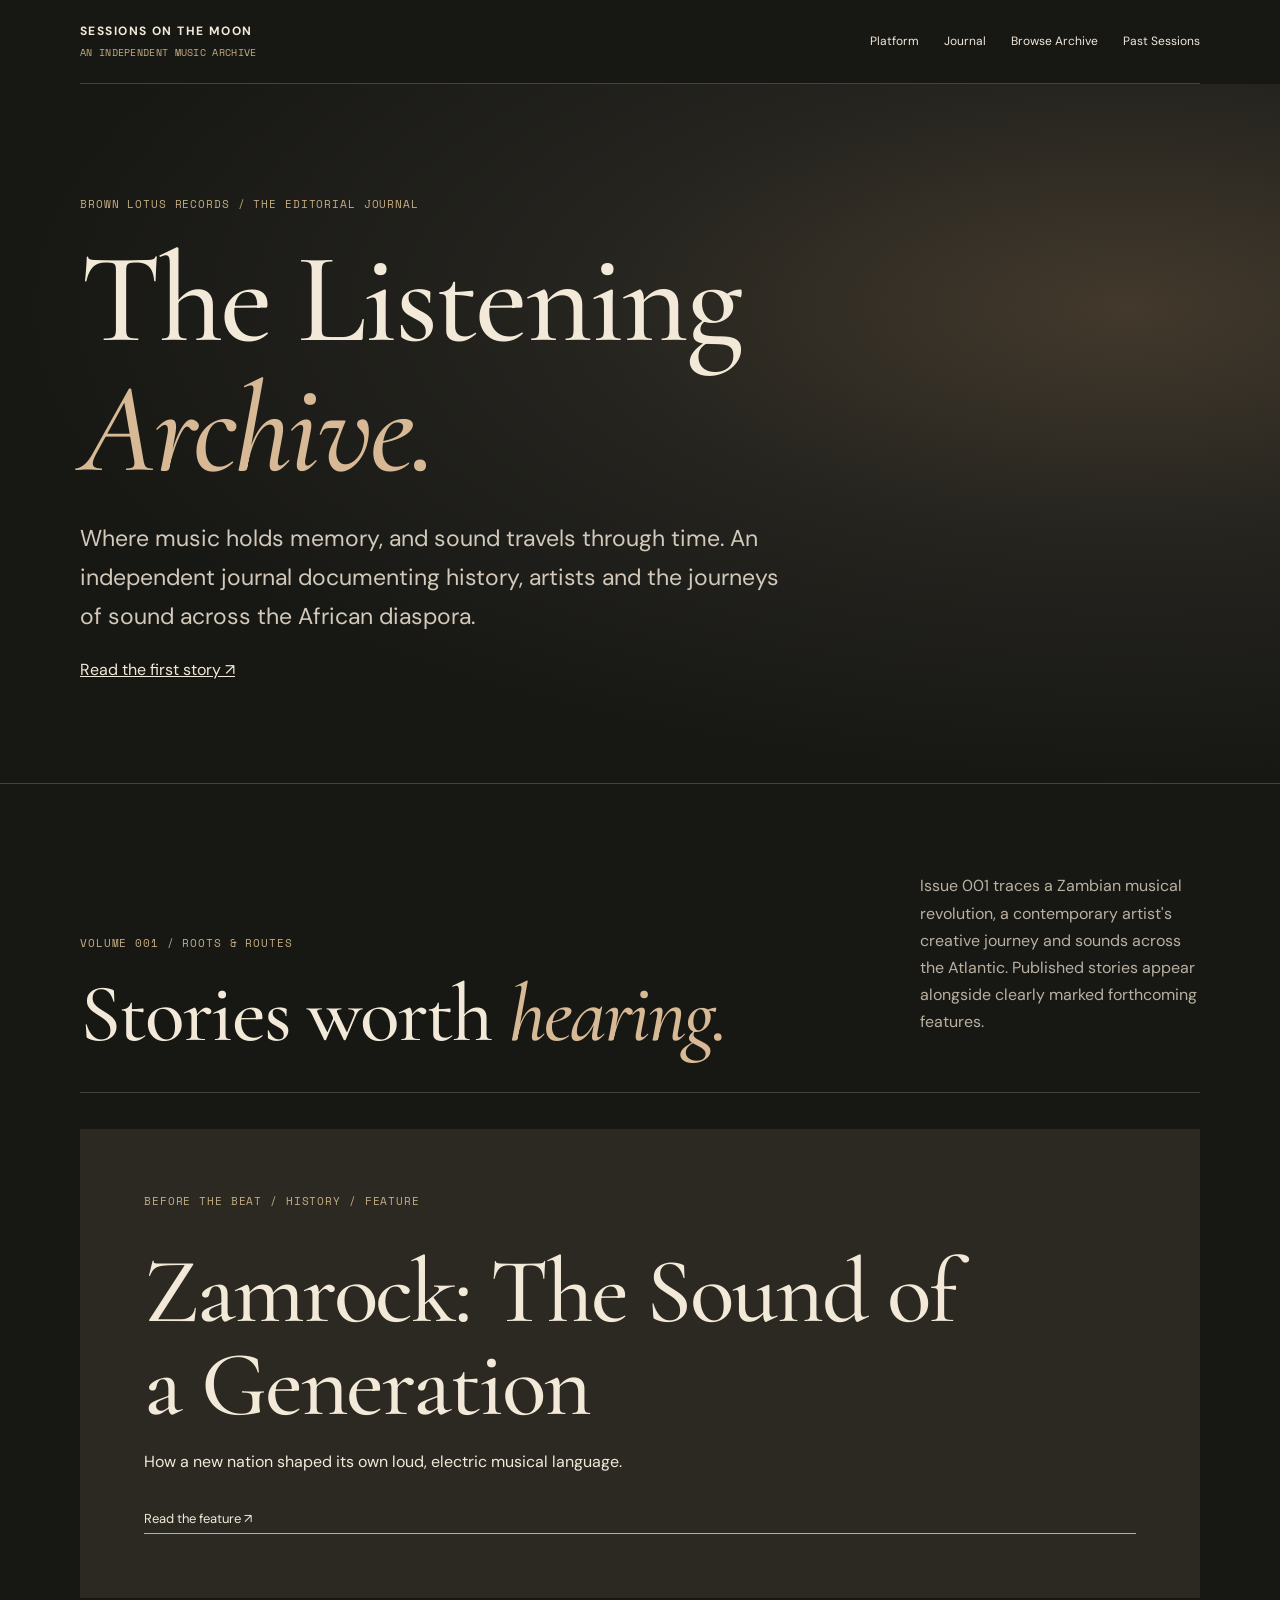
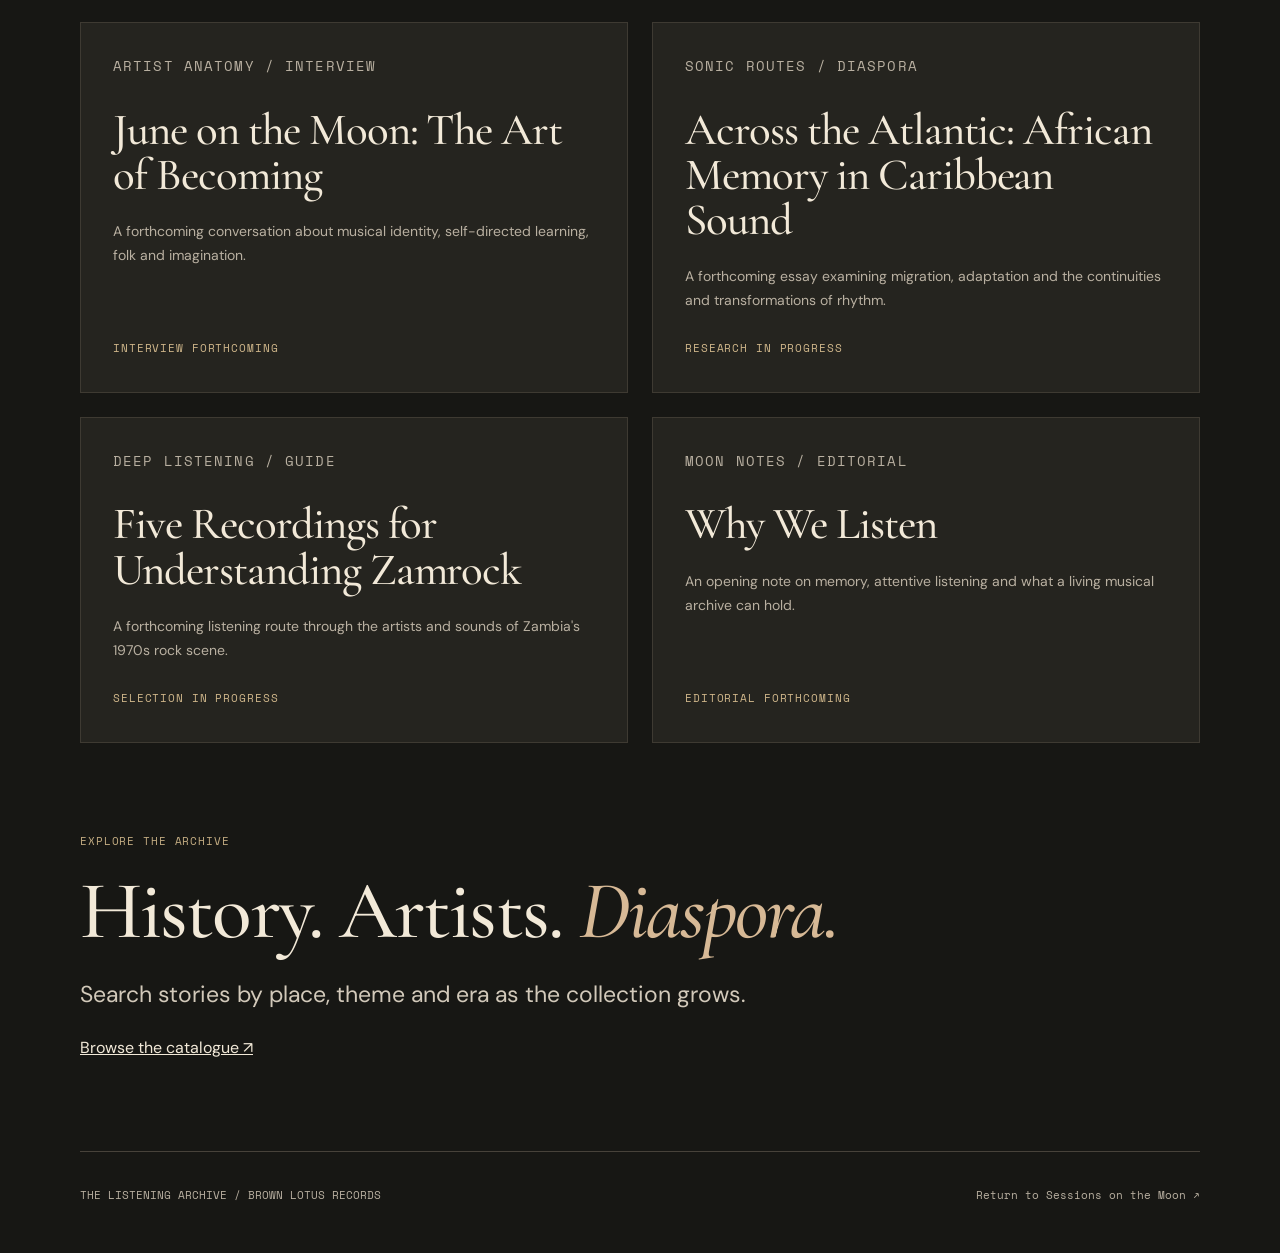
<file: platform/journal/index.html>
<!doctype html><html lang="en"><head><meta charset="utf-8"><meta name="viewport" content="width=device-width, initial-scale=1"><meta name="description" content="The Listening Archive: music history, artist stories and the routes of the African diaspora."><title>The Listening Archive — Sessions on the Moon</title><link rel="preconnect" href="https://fonts.googleapis.com"><link rel="preconnect" href="https://fonts.gstatic.com" crossorigin><link href="https://fonts.googleapis.com/css2?family=Cormorant+Garamond:wght@400;500;600&family=DM+Sans:wght@400;500;600;700&family=Space+Mono&display=swap" rel="stylesheet"><link rel="stylesheet" href="journal.css"></head><body>
<header class="site-nav wrap"><a class="brand" href="../">SESSIONS ON THE MOON<span>AN INDEPENDENT MUSIC ARCHIVE</span></a><nav aria-label="Journal navigation"><a href="../">Platform</a><a href="./" aria-current="page">Journal</a><a href="archive.html">Browse Archive</a><a href="../#past-sessions">Past Sessions</a></nav></header>
<main><section class="hero"><div class="wrap"><p class="eyebrow">BROWN LOTUS RECORDS / THE EDITORIAL JOURNAL</p><h1>The Listening <em>Archive.</em></h1><p class="lede">Where music holds memory, and sound travels through time. An independent journal documenting history, artists and the journeys of sound across the African diaspora.</p><a class="text-link" href="articles/zamrock.html">Read the first story ↗</a></div></section>
<section class="wrap"><div class="issue-heading"><div><p class="eyebrow">VOLUME 001 / ROOTS & ROUTES</p><h2>Stories worth <em>hearing.</em></h2></div><p>Issue 001 traces a Zambian musical revolution, a contemporary artist's creative journey and sounds across the Atlantic. Published stories appear alongside clearly marked forthcoming features.</p></div>
<div class="article-grid"><article class="feature"><p class="eyebrow">BEFORE THE BEAT / HISTORY / FEATURE</p><h3>Zamrock: The Sound of a Generation</h3><p>How a new nation shaped its own loud, electric musical language.</p><a href="articles/zamrock.html">Read the feature ↗</a></article>
<article class="story"><p class="eyebrow">ARTIST ANATOMY / INTERVIEW</p><h3>June on the Moon: The Art of Becoming</h3><p>A forthcoming conversation about musical identity, self-directed learning, folk and imagination.</p><div class="story-bottom"><span class="eyebrow planned">INTERVIEW FORTHCOMING</span></div></article>
<article class="story"><p class="eyebrow">SONIC ROUTES / DIASPORA</p><h3>Across the Atlantic: African Memory in Caribbean Sound</h3><p>A forthcoming essay examining migration, adaptation and the continuities and transformations of rhythm.</p><div class="story-bottom"><span class="eyebrow planned">RESEARCH IN PROGRESS</span></div></article>
<article class="story"><p class="eyebrow">DEEP LISTENING / GUIDE</p><h3>Five Recordings for Understanding Zamrock</h3><p>A forthcoming listening route through the artists and sounds of Zambia's 1970s rock scene.</p><div class="story-bottom"><span class="eyebrow planned">SELECTION IN PROGRESS</span></div></article>
<article class="story"><p class="eyebrow">MOON NOTES / EDITORIAL</p><h3>Why We Listen</h3><p>An opening note on memory, attentive listening and what a living musical archive can hold.</p><div class="story-bottom"><span class="eyebrow planned">EDITORIAL FORTHCOMING</span></div></article>
</div></section>
<section class="wrap" style="padding-bottom:90px"><p class="eyebrow">EXPLORE THE ARCHIVE</p><h2>History. Artists. <em>Diaspora.</em></h2><p class="lede" style="margin-top:22px">Search stories by place, theme and era as the collection grows.</p><a class="text-link" href="archive.html">Browse the catalogue ↗</a></section></main>
<footer class="footer wrap"><span>THE LISTENING ARCHIVE / BROWN LOTUS RECORDS</span><a href="../">Return to Sessions on the Moon ↗</a></footer></body></html>
</file>
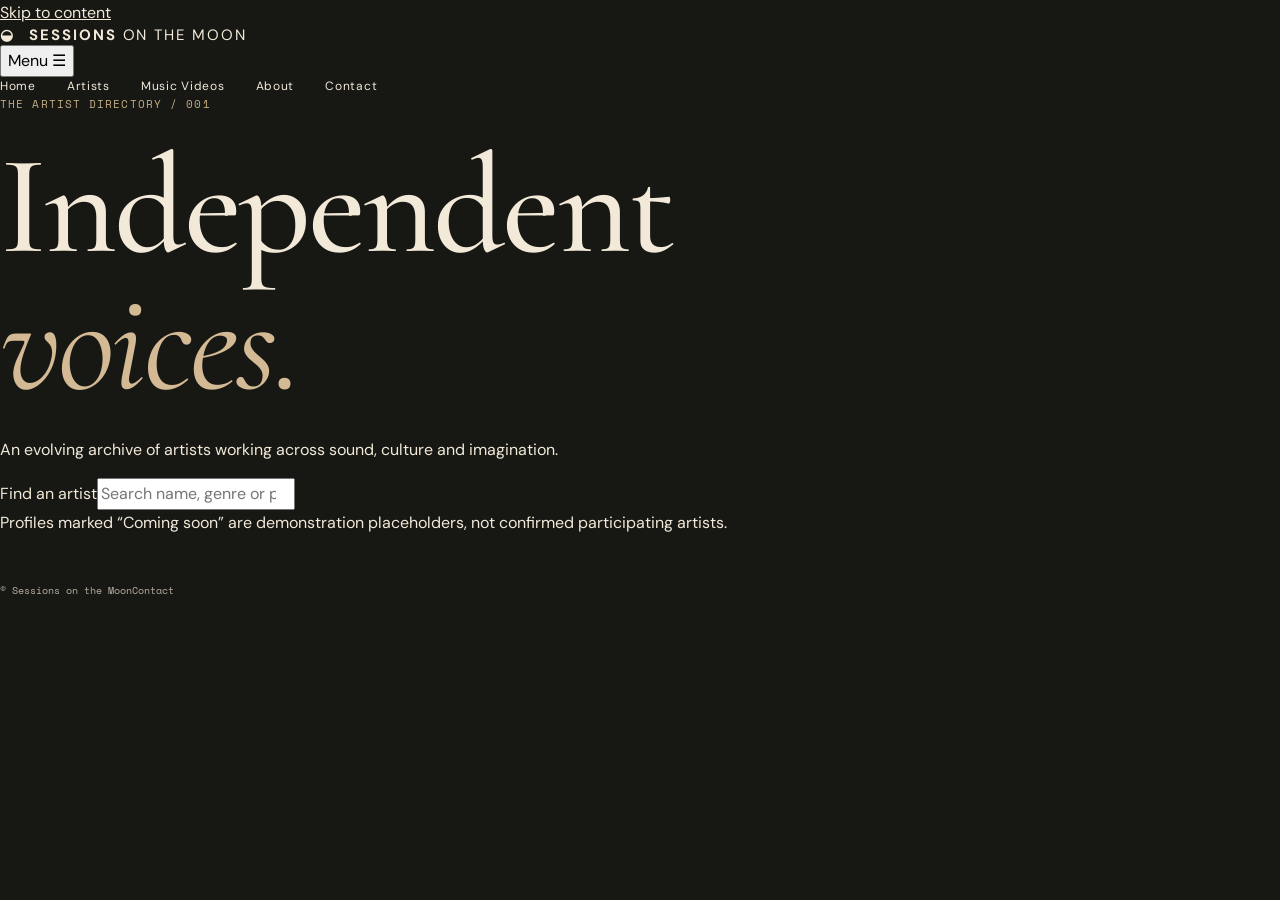
<file: platform/artists.html>
<!doctype html><html lang="en"><head><meta charset="utf-8"><meta name="viewport" content="width=device-width,initial-scale=1"><meta name="description" content="Discover artists on Sessions on the Moon."><title>Artists | Sessions on the Moon</title><link rel="preconnect" href="https://fonts.googleapis.com"><link rel="preconnect" href="https://fonts.gstatic.com" crossorigin><link href="https://fonts.googleapis.com/css2?family=Cormorant+Garamond:wght@400;500;600&family=DM+Sans:wght@400;500;600;700&family=Space+Mono&display=swap" rel="stylesheet"><link rel="stylesheet" href="styles.css"></head>
<body data-page="artists"><a class="skip-link" href="#main">Skip to content</a><header class="site-header"><div class="shell nav-inner"><a class="brand" href="./"><span class="brand-moon" aria-hidden="true">◒</span><span>SESSIONS <em>ON THE MOON</em></span></a><button class="menu-button" type="button" aria-expanded="false" aria-controls="main-nav">Menu ☰</button><nav id="main-nav" class="nav-links" aria-label="Main navigation"><a href="./">Home</a><a href="artists.html" aria-current="page">Artists</a><a href="videos.html">Music Videos</a><a href="index.html#about">About</a><a href="mailto:sessionsonthemoon@gmail.com">Contact</a></nav></div></header>
<main id="main" class="shell page-main"><div class="eyebrow">THE ARTIST DIRECTORY / 001</div><h1>Independent <em>voices.</em></h1><p class="lede">An evolving archive of artists working across sound, culture and imagination.</p>
<div class="filter-bar"><label for="artist-search">Find an artist</label><input id="artist-search" type="search" placeholder="Search name, genre or place…"><span id="artist-count" class="small muted" aria-live="polite"></span></div>
<div id="artist-list" class="card-grid"></div><p class="muted footnote">Profiles marked “Coming soon” are demonstration placeholders, not confirmed participating artists.</p>
</main><footer class="footer"><div class="shell footer-inner"><span>© <span class="year"></span> Sessions on the Moon</span><a href="mailto:sessionsonthemoon@gmail.com">Contact</a></div></footer><script src="data.js"></script><script src="app.js"></script></body></html>
</file>
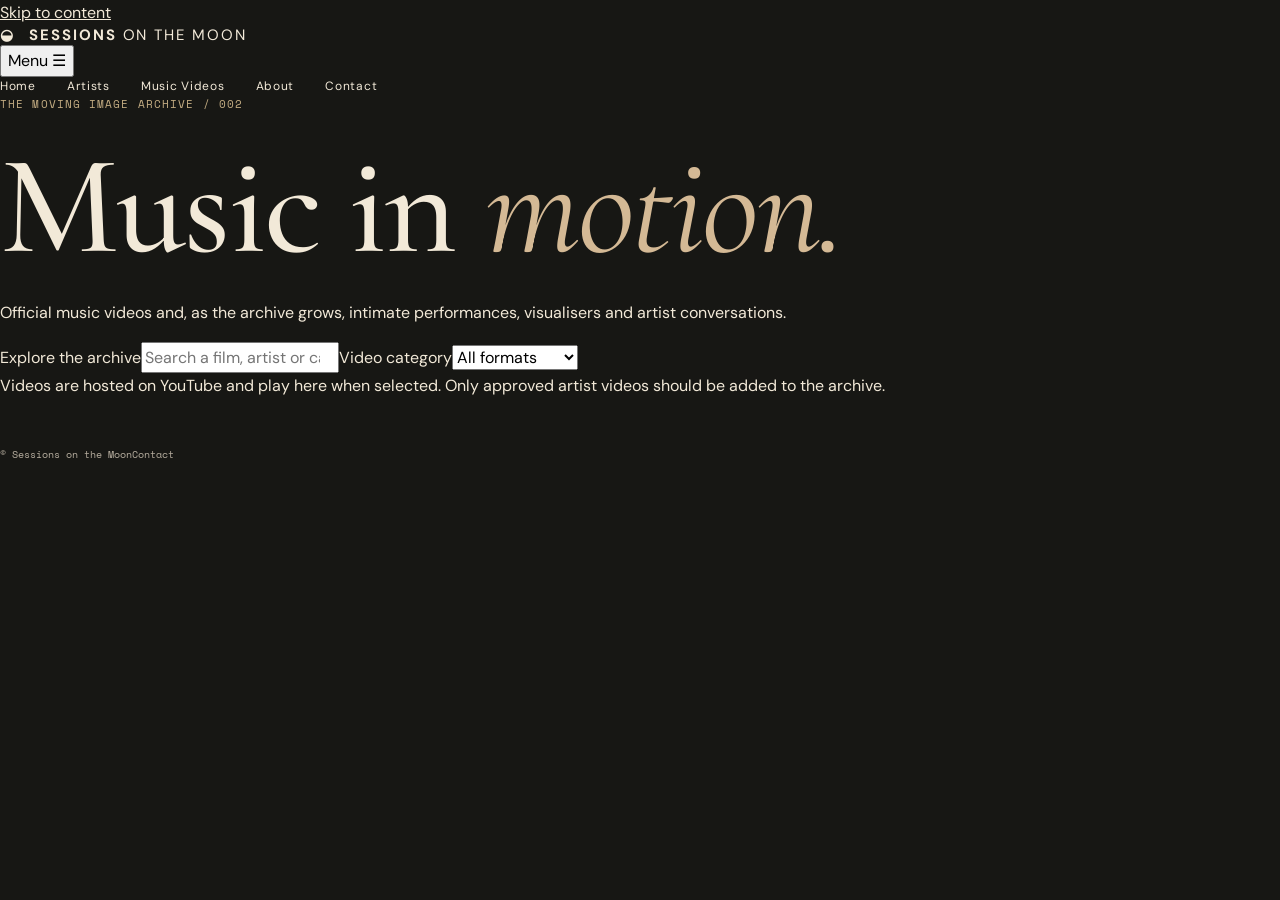
<file: platform/videos.html>
<!doctype html><html lang="en"><head><meta charset="utf-8"><meta name="viewport" content="width=device-width,initial-scale=1"><meta name="description" content="Watch music videos, live sessions and films from Sessions on the Moon artists."><title>Music Videos | Sessions on the Moon</title><link rel="preconnect" href="https://fonts.googleapis.com"><link rel="preconnect" href="https://fonts.gstatic.com" crossorigin><link href="https://fonts.googleapis.com/css2?family=Cormorant+Garamond:wght@400;500;600&family=DM+Sans:wght@400;500;600;700&family=Space+Mono&display=swap" rel="stylesheet"><link rel="stylesheet" href="styles.css"></head>
<body data-page="videos"><a class="skip-link" href="#main">Skip to content</a><header class="site-header"><div class="shell nav-inner"><a class="brand" href="./"><span class="brand-moon" aria-hidden="true">◒</span><span>SESSIONS <em>ON THE MOON</em></span></a><button class="menu-button" type="button" aria-expanded="false" aria-controls="main-nav">Menu ☰</button><nav id="main-nav" class="nav-links" aria-label="Main navigation"><a href="./">Home</a><a href="artists.html">Artists</a><a href="videos.html" aria-current="page">Music Videos</a><a href="index.html#about">About</a><a href="mailto:sessionsonthemoon@gmail.com">Contact</a></nav></div></header>
<main id="main" class="shell page-main"><div class="eyebrow">THE MOVING IMAGE ARCHIVE / 002</div><h1>Music in <em>motion.</em></h1><p class="lede">Official music videos and, as the archive grows, intimate performances, visualisers and artist conversations.</p>
<div class="filter-bar"><label for="video-search">Explore the archive</label><input id="video-search" type="search" placeholder="Search a film, artist or category…"><label for="video-filter" class="visually-hidden">Video category</label><select id="video-filter"><option value="all">All formats</option><option value="Official video">Official videos</option><option value="Live session">Live sessions</option><option value="Interview">Interviews</option><option value="Visualiser">Visualisers</option></select></div>
<div id="video-list" class="video-grid"></div><p class="muted footnote">Videos are hosted on YouTube and play here when selected. Only approved artist videos should be added to the archive.</p>
</main><footer class="footer"><div class="shell footer-inner"><span>© <span class="year"></span> Sessions on the Moon</span><a href="mailto:sessionsonthemoon@gmail.com">Contact</a></div></footer><script src="data.js"></script><script src="app.js"></script></body></html>
</file>
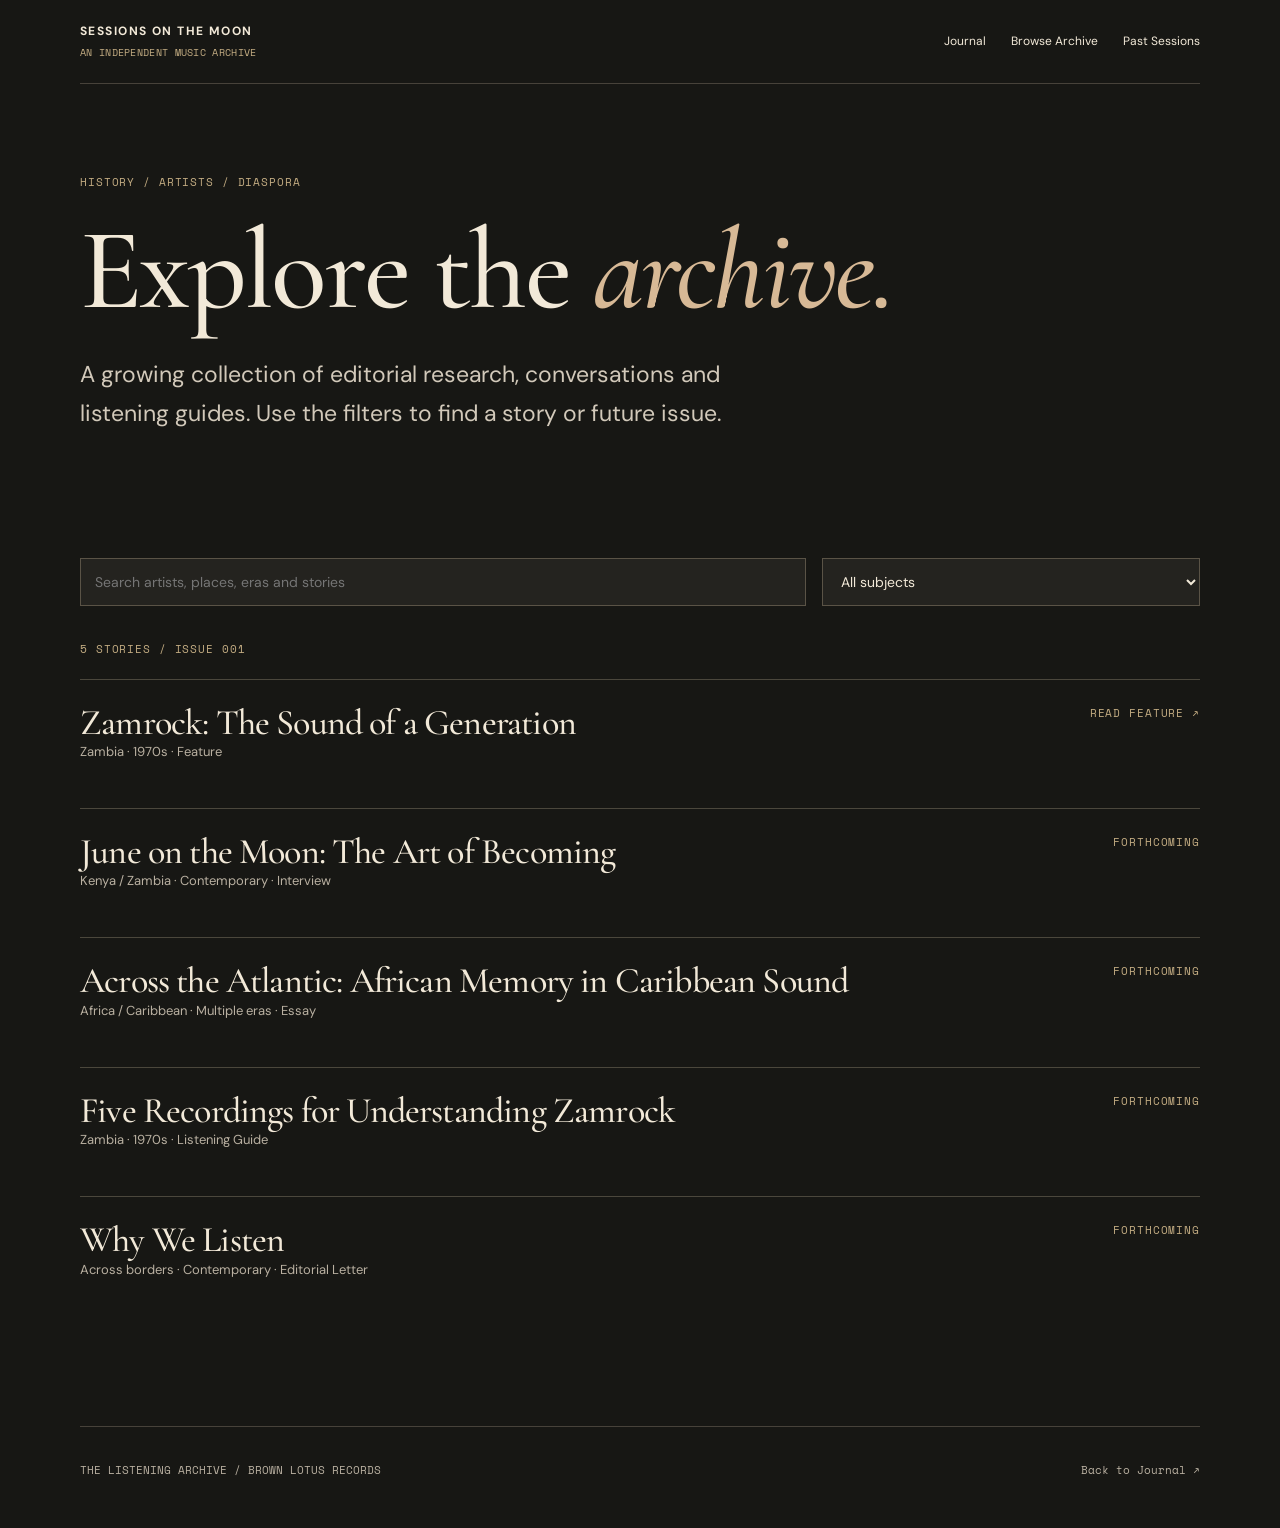
<file: platform/journal/archive.html>
<!doctype html><html lang="en"><head><meta charset="utf-8"><meta name="viewport" content="width=device-width,initial-scale=1"><meta name="description" content="Browse history, artist and diaspora stories in The Listening Archive."><title>Explore the Archive — The Listening Archive</title><link rel="preconnect" href="https://fonts.googleapis.com"><link rel="preconnect" href="https://fonts.gstatic.com" crossorigin><link href="https://fonts.googleapis.com/css2?family=Cormorant+Garamond:wght@400;500;600&family=DM+Sans:wght@400;500;600;700&family=Space+Mono&display=swap" rel="stylesheet"><link rel="stylesheet" href="journal.css"><script src="archive.js" defer></script></head><body><header class="site-nav wrap"><a class="brand" href="../">SESSIONS ON THE MOON<span>AN INDEPENDENT MUSIC ARCHIVE</span></a><nav aria-label="Journal navigation"><a href="./">Journal</a><a href="archive.html" aria-current="page">Browse Archive</a><a href="../#past-sessions">Past Sessions</a></nav></header>
<main class="wrap"><section class="article-header"><p class="eyebrow">HISTORY / ARTISTS / DIASPORA</p><h1>Explore the <em>archive.</em></h1><p class="lede">A growing collection of editorial research, conversations and listening guides. Use the filters to find a story or future issue.</p></section><div class="archive-toolbar"><label for="search" style="position:absolute;left:-9999px">Search stories</label><input id="search" type="search" placeholder="Search artists, places, eras and stories"><label for="category" style="position:absolute;left:-9999px">Category</label><select id="category"><option value="all">All subjects</option><option value="history">History</option><option value="artists">Artists</option><option value="diaspora">Diaspora</option></select></div><p id="count" class="eyebrow" aria-live="polite"></p><div id="results" class="archive-list"></div></main><footer class="footer wrap"><span>THE LISTENING ARCHIVE / BROWN LOTUS RECORDS</span><a href="./">Back to Journal ↗</a></footer></body></html>
</file>
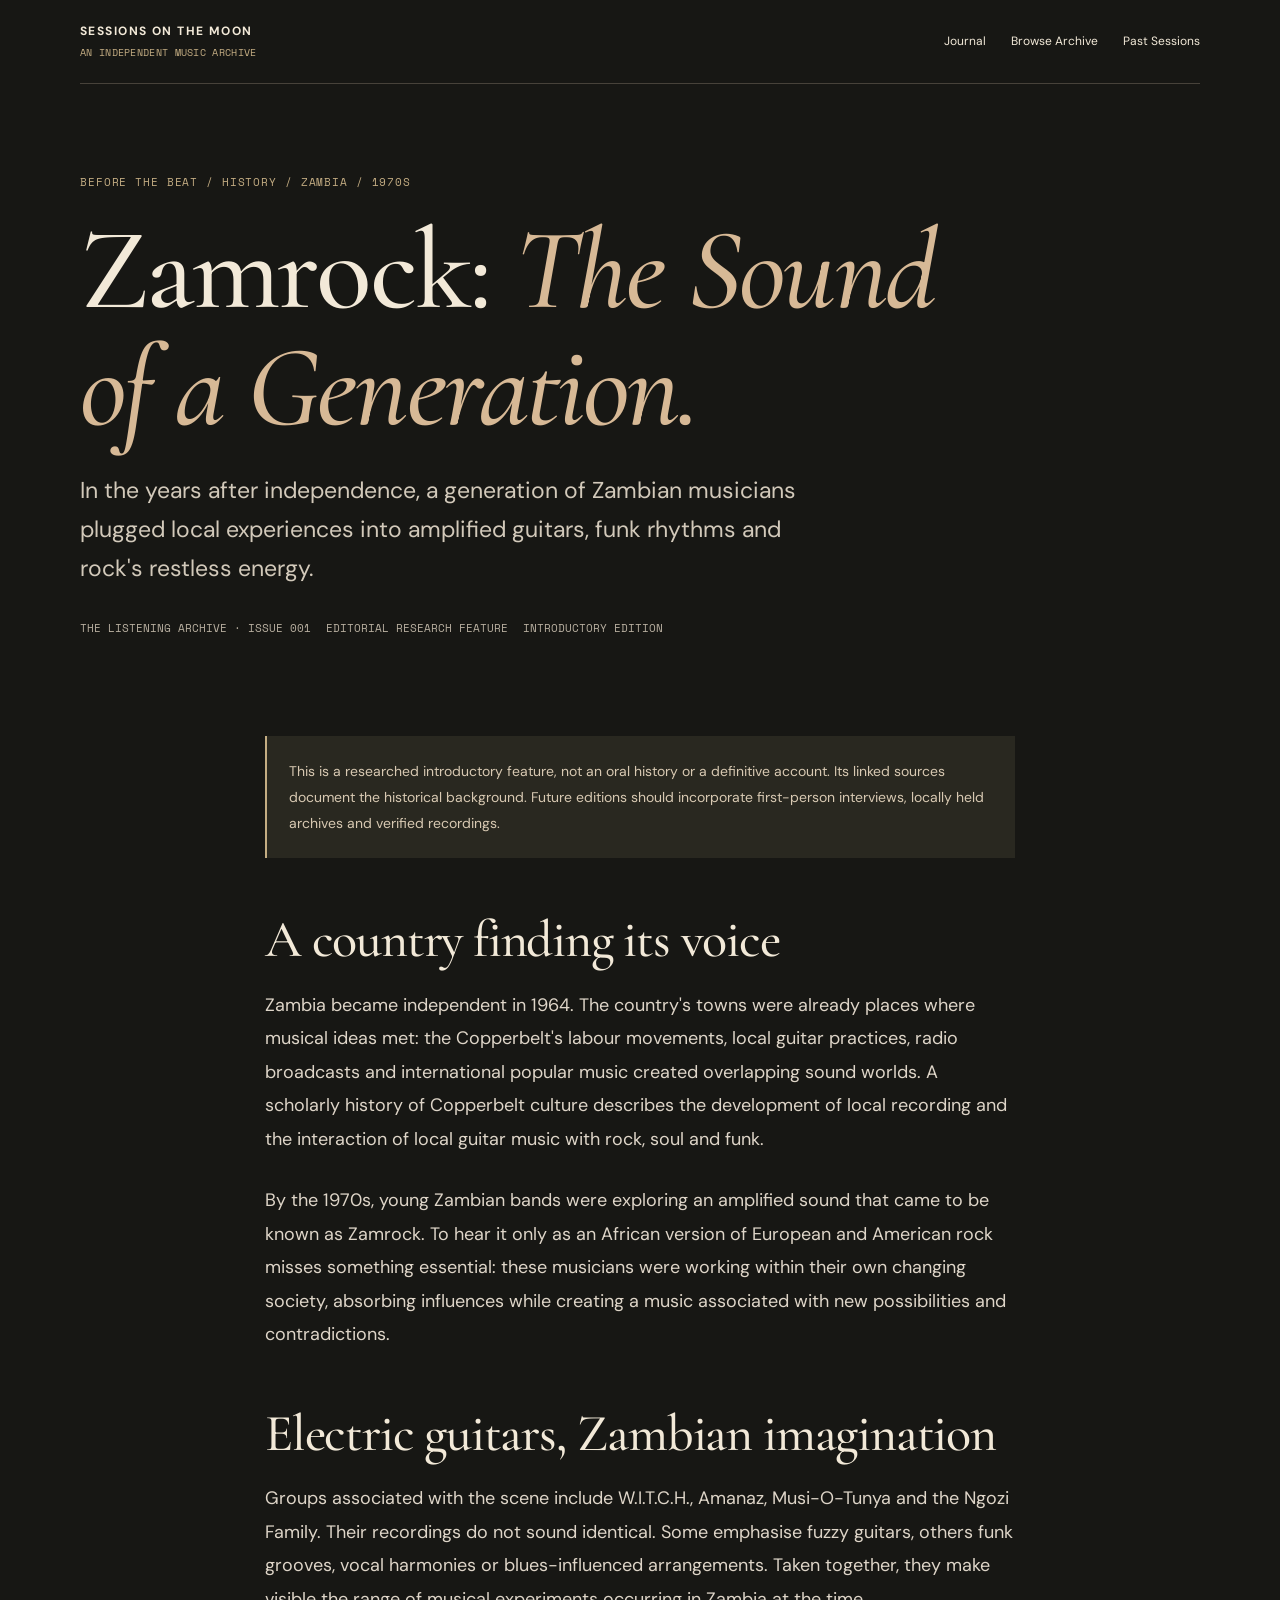
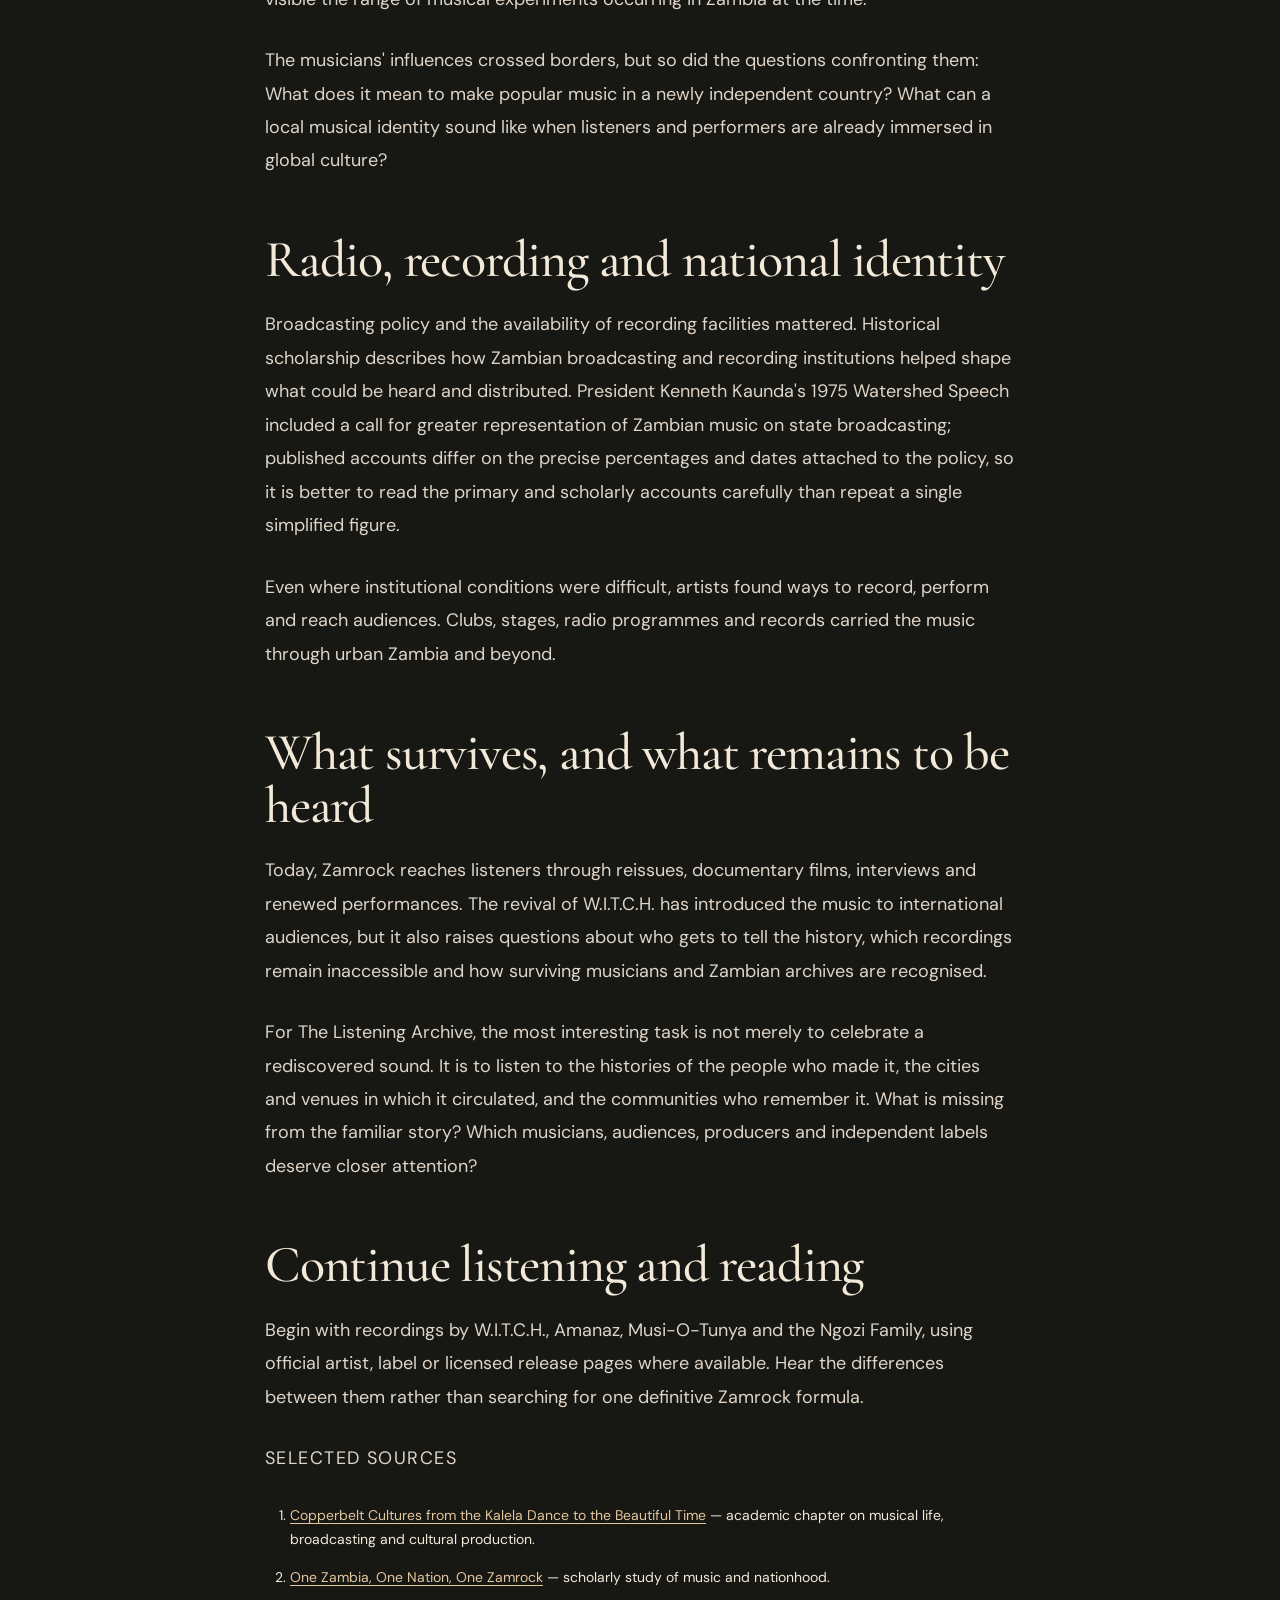
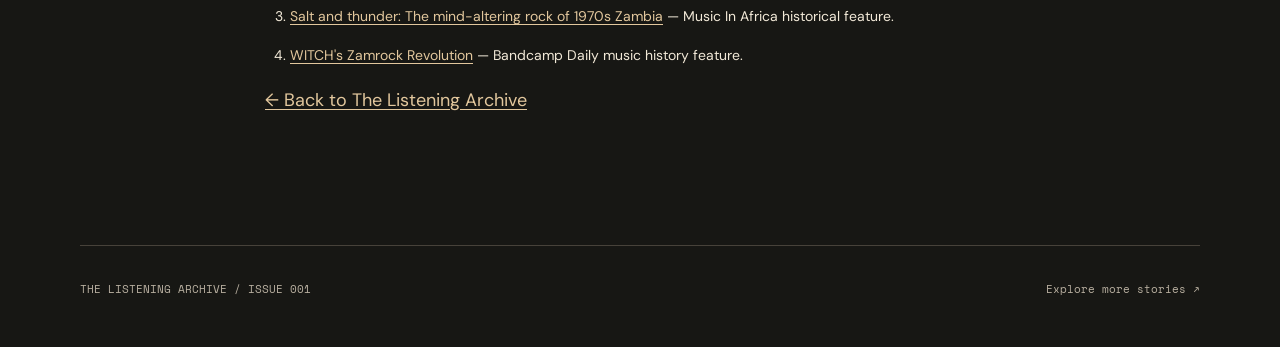
<file: platform/journal/articles/zamrock.html>
<!doctype html><html lang="en"><head><meta charset="utf-8"><meta name="viewport" content="width=device-width,initial-scale=1"><meta name="description" content="An introduction to Zamrock, the sound of Zambia's post-independence rock scene."><title>Zamrock: The Sound of a Generation — The Listening Archive</title><link rel="preconnect" href="https://fonts.googleapis.com"><link rel="preconnect" href="https://fonts.gstatic.com" crossorigin><link href="https://fonts.googleapis.com/css2?family=Cormorant+Garamond:wght@400;500;600&family=DM+Sans:wght@400;500;600;700&family=Space+Mono&display=swap" rel="stylesheet"><link rel="stylesheet" href="../journal.css"></head><body>
<header class="site-nav wrap"><a class="brand" href="../../">SESSIONS ON THE MOON<span>AN INDEPENDENT MUSIC ARCHIVE</span></a><nav aria-label="Journal navigation"><a href="../">Journal</a><a href="../archive.html">Browse Archive</a><a href="../../#past-sessions">Past Sessions</a></nav></header>
<main class="wrap"><header class="article-header"><p class="eyebrow">BEFORE THE BEAT / HISTORY / ZAMBIA / 1970s</p><h1>Zamrock: <em>The Sound of a Generation.</em></h1><p class="lede">In the years after independence, a generation of Zambian musicians plugged local experiences into amplified guitars, funk rhythms and rock's restless energy.</p><div class="article-meta"><span>THE LISTENING ARCHIVE · ISSUE 001</span><span>EDITORIAL RESEARCH FEATURE</span><span>INTRODUCTORY EDITION</span></div></header>
<div class="article-body"><p class="editor-note">This is a researched introductory feature, not an oral history or a definitive account. Its linked sources document the historical background. Future editions should incorporate first-person interviews, locally held archives and verified recordings.</p>
<h2>A country finding its voice</h2><p>Zambia became independent in 1964. The country's towns were already places where musical ideas met: the Copperbelt's labour movements, local guitar practices, radio broadcasts and international popular music created overlapping sound worlds. A scholarly history of Copperbelt culture describes the development of local recording and the interaction of local guitar music with rock, soul and funk.</p>
<p>By the 1970s, young Zambian bands were exploring an amplified sound that came to be known as Zamrock. To hear it only as an African version of European and American rock misses something essential: these musicians were working within their own changing society, absorbing influences while creating a music associated with new possibilities and contradictions.</p>
<h2>Electric guitars, Zambian imagination</h2><p>Groups associated with the scene include W.I.T.C.H., Amanaz, Musi-O-Tunya and the Ngozi Family. Their recordings do not sound identical. Some emphasise fuzzy guitars, others funk grooves, vocal harmonies or blues-influenced arrangements. Taken together, they make visible the range of musical experiments occurring in Zambia at the time.</p>
<p>The musicians' influences crossed borders, but so did the questions confronting them: What does it mean to make popular music in a newly independent country? What can a local musical identity sound like when listeners and performers are already immersed in global culture?</p>
<h2>Radio, recording and national identity</h2><p>Broadcasting policy and the availability of recording facilities mattered. Historical scholarship describes how Zambian broadcasting and recording institutions helped shape what could be heard and distributed. President Kenneth Kaunda's 1975 Watershed Speech included a call for greater representation of Zambian music on state broadcasting; published accounts differ on the precise percentages and dates attached to the policy, so it is better to read the primary and scholarly accounts carefully than repeat a single simplified figure.</p>
<p>Even where institutional conditions were difficult, artists found ways to record, perform and reach audiences. Clubs, stages, radio programmes and records carried the music through urban Zambia and beyond.</p>
<h2>What survives, and what remains to be heard</h2><p>Today, Zamrock reaches listeners through reissues, documentary films, interviews and renewed performances. The revival of W.I.T.C.H. has introduced the music to international audiences, but it also raises questions about who gets to tell the history, which recordings remain inaccessible and how surviving musicians and Zambian archives are recognised.</p>
<p>For The Listening Archive, the most interesting task is not merely to celebrate a rediscovered sound. It is to listen to the histories of the people who made it, the cities and venues in which it circulated, and the communities who remember it. What is missing from the familiar story? Which musicians, audiences, producers and independent labels deserve closer attention?</p>
<h2>Continue listening and reading</h2><p>Begin with recordings by W.I.T.C.H., Amanaz, Musi-O-Tunya and the Ngozi Family, using official artist, label or licensed release pages where available. Hear the differences between them rather than searching for one definitive Zamrock formula.</p>
<p class="eyebrow">SELECTED SOURCES</p><ol class="source-list"><li><a href="https://www.cambridge.org/core/books/living-for-the-city/copperbelt-cultures-from-the-kalela-dance-to-the-beautiful-time/A45E826F6D53DDE0C7B9603A5020D16B" target="_blank" rel="noopener noreferrer">Copperbelt Cultures from the Kalela Dance to the Beautiful Time</a> — academic chapter on musical life, broadcasting and cultural production.</li><li><a href="https://online.ucpress.edu/jpms/article/38/1/94/217697/One-Zambia-One-Nation-One-ZamrockHow-Zamrockers" target="_blank" rel="noopener noreferrer">One Zambia, One Nation, One Zamrock</a> — scholarly study of music and nationhood.</li><li><a href="https://musicinafrica.net/magazine/salt-and-thunder-mind-altering-rock-1970s-zambia/" target="_blank" rel="noopener noreferrer">Salt and thunder: The mind-altering rock of 1970s Zambia</a> — Music In Africa historical feature.</li><li><a href="https://daily.bandcamp.com/features/witch-zamrock-feature" target="_blank" rel="noopener noreferrer">WITCH's Zamrock Revolution</a> — Bandcamp Daily music history feature.</li></ol>
<p><a href="../">← Back to The Listening Archive</a></p></div></main><footer class="footer wrap"><span>THE LISTENING ARCHIVE / ISSUE 001</span><a href="../archive.html">Explore more stories ↗</a></footer></body></html>
</file>
<file: platform/journal/journal.css>
/* The Listening Archive: shared editorial layouts */
:root{--paper:#eee4d3;--gold:#c4ad83;--ink:#f2e9d8;--muted:#b9b0a1;--serif:'Cormorant Garamond',Georgia,serif;--sans:'DM Sans',Arial,sans-serif;--mono:'Space Mono',monospace}
*{box-sizing:border-box}html{scroll-behavior:smooth}body{margin:0;background:#171714;color:var(--ink);font:16px/1.7 var(--sans)}a{color:inherit}a:focus-visible,button:focus-visible,input:focus-visible,select:focus-visible{outline:2px solid var(--gold);outline-offset:3px}.wrap{width:min(1120px,calc(100% - 44px));margin-inline:auto}.site-nav{display:flex;align-items:center;justify-content:space-between;gap:24px;flex-wrap:wrap;padding:23px 0;border-bottom:1px solid #47423a}.brand{font:700 12px/1.4 var(--sans);text-decoration:none;letter-spacing:.12em}.brand span{display:block;color:var(--gold);font:10px var(--mono);letter-spacing:.03em;margin-top:5px}.site-nav nav{display:flex;gap:25px;flex-wrap:wrap}.site-nav nav a{font-size:12px;text-decoration:none}.site-nav nav a:hover,.text-link:hover{color:var(--gold)}.eyebrow{font:11px/1.6 var(--mono);color:var(--gold);letter-spacing:.08em;text-transform:uppercase}.hero{padding:112px 0 100px;border-bottom:1px solid #47423a;background:radial-gradient(ellipse at 88% 32%,#43392c 0%,#25241f 34%,#171714 70%)}h1,h2,h3{font-family:var(--serif);font-weight:500;line-height:1.01;letter-spacing:-.023em;margin:0}h1{font-size:clamp(66px,10vw,145px);max-width:950px;margin:22px 0 25px}h2{font-size:clamp(48px,6.8vw,82px)}h3{font-size:clamp(29px,3.5vw,46px)}em{color:#d7b996}p{margin:0 0 20px}.lede{font-size:clamp(18px,2.1vw,23px);max-width:720px;color:#d2c9ba}.issue-heading{padding:88px 0 36px;display:flex;align-items:end;justify-content:space-between;gap:30px;border-bottom:1px solid #47423a}.issue-heading p:last-child{max-width:280px;color:var(--muted)}.article-grid{display:grid;grid-template-columns:repeat(2,minmax(0,1fr));gap:24px;padding:36px 0 90px}.feature{grid-column:span 2;background:#2b2922;padding:clamp(28px,5vw,70px);min-height:325px;display:flex;flex-direction:column;justify-content:end}.feature h3{font-size:clamp(48px,7.3vw,92px);max-width:850px;margin:16px 0}.story{padding:32px;background:#25241f;border:1px solid #3e3a32;min-height:245px;display:flex;flex-direction:column}.story h3{margin:10px 0 22px}.story p{color:var(--muted);font-size:14px}.story .story-bottom{margin-top:auto}.story a,.feature a{display:inline-block;margin-top:13px;border-bottom:1px solid var(--gold);text-decoration:none;padding-bottom:3px;font-size:13px}.planned{color:#d0b78b}.footer{border-top:1px solid #47423a;padding:35px 0 50px;display:flex;justify-content:space-between;flex-wrap:wrap;gap:16px;color:var(--muted);font:11px var(--mono)}.footer a{text-decoration:none}.article-header{max-width:870px;padding:90px 0 70px}.article-header h1{font-size:clamp(63px,9vw,120px)}.article-meta{display:flex;gap:15px;flex-wrap:wrap;color:var(--muted);font:11px var(--mono);margin-top:32px}.article-body{max-width:750px;margin:auto;padding:30px 0 100px}.article-body p{font:18px/1.86 var(--sans);margin-bottom:28px;color:#ded5c8}.article-body h2{font-size:52px;margin:56px 0 22px}.article-body a{color:#e2c79d;text-underline-offset:3px}.article-body .editor-note{padding:22px;border-left:2px solid var(--gold);background:#292820;font-size:14px;color:#d8c9b2}.source-list{padding-left:25px}.source-list li{margin-bottom:15px;font-size:14px}.archive-toolbar{display:flex;gap:16px;flex-wrap:wrap;padding:35px 0}.archive-toolbar input,.archive-toolbar select{min-height:48px;background:#24231f;color:var(--ink);border:1px solid #5a5346;padding:11px 14px;font:14px var(--sans)}.archive-toolbar input{flex:2;min-width:200px}.archive-toolbar select{flex:1;min-width:155px}.archive-list{padding-bottom:100px}.archive-entry{border-top:1px solid #4b473c;padding:25px 0;display:flex;justify-content:space-between;align-items:start;gap:30px}.archive-entry h3{font-size:36px}.archive-entry a{text-decoration:none}.archive-entry a:hover{color:var(--gold)}.archive-entry p{font-size:13px;color:var(--muted)}.archive-entry .eyebrow{white-space:nowrap}.empty{padding:30px 0;color:var(--muted)}@media(max-width:700px){.site-nav{align-items:start}.site-nav nav{gap:14px}.hero{padding:78px 0}.issue-heading{display:block;padding-top:65px}.article-grid{grid-template-columns:1fr}.feature{grid-column:span 1}.archive-entry{display:block}.article-header{padding:55px 0}.article-body{padding-bottom:70px}.article-body p{font-size:16px}}
</file>
<file: platform/styles.css>
:root{--bg:#171714;--panel:#22221f;--ink:#f2e9d8;--muted:#b9b0a1;--gold:#c4ad83;--line:#49463f;--serif:'Cormorant Garamond',Georgia,serif;--sans:'DM Sans',Arial,sans-serif;--mono:'Space Mono',monospace}*{box-sizing:border-box}html{scroll-behavior:smooth}body{margin:0;background:var(--bg);color:var(--ink);font:400 16px/1.6 var(--sans)}a{color:inherit}button,input,select{font:inherit}button,a,select{touch-action:manipulation}button:focus-visible,a:focus-visible,input:focus-visible,select:focus-visible{outline:2px solid var(--gold);outline-offset:4px}.skip{position:absolute;left:-999px;top:5px;z-index:20;background:#fff;color:#111;padding:12px}.skip:focus{left:15px}.sr-only{position:absolute;width:1px;height:1px;clip:rect(0,0,0,0);overflow:hidden;white-space:nowrap}.wrap{width:min(1190px,calc(100% - 52px));margin-inline:auto}.topbar{height:93px;padding:0 max(26px,calc((100vw - 1190px)/2));display:flex;align-items:center;justify-content:space-between;background:rgba(23,23,20,.96);position:relative;z-index:10;border-bottom:1px solid #3a3933}.brand{display:flex;align-items:center;gap:14px;text-decoration:none;font-size:15px;font-weight:700;letter-spacing:.13em;line-height:1.3}.brand em{font-weight:400;font-style:normal}.brand small{display:block;font:10px var(--mono);letter-spacing:.05em;color:var(--gold);margin-top:4px}.brand-mark{font:46px var(--serif);color:var(--gold)}nav{display:flex;align-items:center;gap:31px}nav a{text-decoration:none;font-size:12px;letter-spacing:.06em}nav a:hover,.text-link:hover{color:var(--gold)}.nav-contact{border-bottom:1px solid var(--gold);padding:5px 0}.menu-toggle{display:none;background:transparent;color:var(--ink);border:1px solid var(--line);padding:8px 12px}.hero{height:min(770px,86vh);min-height:560px;position:relative;background:#181613;overflow:hidden}.hero-image,.hero-shade{position:absolute;inset:0}.hero-image{background:url('../assets/june-hero-2.jpg') center 28%/cover no-repeat;filter:grayscale(28%) brightness(.64)}.hero-shade{background:linear-gradient(90deg,rgba(15,15,13,.84),rgba(15,15,13,.3) 75%),linear-gradient(0deg,rgba(15,15,13,.7),transparent 50%)}.hero-content{position:relative;padding-top:clamp(115px,16vh,190px)}.eyebrow{font:11px/1.6 var(--mono);letter-spacing:.1em;color:var(--gold);text-transform:uppercase}h1,h2,h3,p{margin-top:0}h1,h2,h3{font-family:var(--serif);font-weight:500;line-height:.97;letter-spacing:-.02em}h1{font-size:clamp(75px,11vw,150px);max-width:850px;margin:25px 0}h2{font-size:clamp(54px,7vw,100px);margin:15px 0 0}h3{font-size:clamp(38px,5vw,63px)}h1 em,h2 em,h3 em{font-weight:400;color:#d4b995}.intro{max-width:480px;font-size:18px;color:#e5dfd3;margin-bottom:29px}.button{display:inline-flex;gap:35px;align-items:center;padding:13px 22px;border:1px solid var(--gold);text-decoration:none;font-size:13px}.button.primary{background:var(--gold);color:#181714}.hero-foot{position:absolute;bottom:28px;left:max(26px,calc((100vw - 1190px)/2));right:max(26px,calc((100vw - 1190px)/2));display:flex;justify-content:space-between;font:10px var(--mono);letter-spacing:.07em;color:#e4dbc9}.section{padding-block:105px}.section-head{display:flex;justify-content:space-between;align-items:end;gap:32px;margin-bottom:42px}.section-head>p{max-width:305px;color:var(--muted);font-size:14px}.toolbar{display:flex;justify-content:space-between;gap:18px;flex-wrap:wrap;margin-bottom:30px}.search-field{flex:1;max-width:440px}.search-field input,.filter-label select{border:1px solid var(--line);background:transparent;color:var(--ink);border-radius:0;padding:12px 16px;min-height:48px}.search-field input{width:100%}.filter-label{display:flex;align-items:center;gap:14px;color:var(--muted);font-size:12px}.filter-label select{min-width:170px}.filter-label select option{color:#111}.artist-grid{display:grid;grid-template-columns:repeat(3,minmax(0,1fr));gap:22px}.artist-card{display:block;text-align:left;background:none;color:inherit;border:0;padding:0;cursor:pointer}.artist-card img{width:100%;height:400px;object-fit:cover;display:block;filter:saturate(.7);transition:filter .2s}.artist-card:hover img{filter:saturate(1)}.artist-card h3{font-size:39px;margin:17px 0 8px}.meta{font:10px var(--mono);color:var(--gold);letter-spacing:.04em}.artist-card p{font-size:13px;color:var(--muted);margin:7px 0}.films-section{background:#211f1a}.video-grid{display:grid;grid-template-columns:repeat(2,minmax(0,1fr));gap:30px}.video-card{background:none;border:0;color:inherit;text-align:left;padding:0;cursor:pointer}.thumb{display:block;position:relative;aspect-ratio:16/9;overflow:hidden;background:#0d0d0d}.thumb img{width:100%;height:100%;object-fit:cover}.play-icon{position:absolute;inset:0;display:grid;place-items:center;font-size:46px;color:white;text-shadow:0 2px 9px #000}.video-card h3{font-size:37px;margin:15px 0 6px}.video-card p{font-size:12px;color:var(--muted)}.empty{color:var(--muted);padding:30px 0}.session-feature{display:grid;grid-template-columns:1fr 1fr;min-height:430px;border-top:1px solid var(--line);border-bottom:1px solid var(--line)}.session-feature>div:first-child{padding:60px 55px 45px 0;align-self:center}.session-feature p:not(.eyebrow){max-width:440px;color:var(--muted)}.session-photo{background:url('../assets/june-photo-4.jpg') center/cover no-repeat;min-height:330px}.text-link{text-decoration:none;border-bottom:1px solid var(--gold);padding-bottom:5px;font-size:13px}.about-section{background:#2b2923}.about-layout{display:grid;grid-template-columns:1fr 3fr;gap:30px}.about-layout>div{max-width:820px}.about-layout p:not(.eyebrow){color:var(--muted);max-width:650px;margin:25px 0}.footer{display:flex;justify-content:space-between;flex-wrap:wrap;gap:20px;padding-block:32px;font:10px var(--mono);color:var(--muted)}.footer a{text-decoration:none}.footer a:hover{color:var(--gold)}dialog{background:#24231e;color:var(--ink);border:1px solid var(--line);max-width:min(850px,calc(100vw - 36px));max-height:90vh;width:100%;padding:38px;overflow:auto}dialog::backdrop{background:rgba(0,0,0,.85)}.dialog-close{position:sticky;top:0;float:right;z-index:1;background:var(--ink);color:#111;border:0;width:36px;height:36px;cursor:pointer}dialog h2{font-size:clamp(44px,6vw,75px);margin:14px 0}dialog img.profile-photo{width:100%;max-height:360px;object-fit:cover;margin:15px 0 25px}.dialog-links{display:flex;flex-wrap:wrap;gap:12px;margin-top:25px}.dialog-links a{border:1px solid var(--line);padding:10px 15px;text-decoration:none;font-size:13px}.dialog-links a:hover{border-color:var(--gold)}.video-embed{aspect-ratio:16/9;width:100%;border:0;background:#000}dialog p{white-space:pre-line}.video-help{color:var(--muted);font-size:13px}@media(max-width:820px){.topbar{height:auto;min-height:78px;padding:14px 26px;flex-wrap:wrap}.menu-toggle{display:block}nav{display:none;width:100%;padding:20px 0 5px;flex-direction:column;align-items:flex-start;gap:20px}nav.open{display:flex}.hero{min-height:570px}.hero-content{padding-top:120px}.section-head{display:block}.section-head>p{margin-top:24px}.artist-grid{grid-template-columns:repeat(2,minmax(0,1fr))}.about-layout{grid-template-columns:1fr}.session-feature>div:first-child{padding:40px 20px 40px 0}}@media(max-width:600px){.wrap{width:calc(100% - 36px)}.hero{min-height:610px;height:80vh}.hero-content{padding-top:125px}h1{font-size:clamp(65px,16vw,95px)}.hero-foot{left:18px;right:18px;font-size:9px}.hero-foot span{display:none}.section{padding-block:70px}.artist-grid,.video-grid{grid-template-columns:1fr}.artist-card img{height:410px}.session-feature{grid-template-columns:1fr}.session-photo{min-height:320px;order:-1}.toolbar{display:block}.search-field{display:block;max-width:none;margin-bottom:15px}.filter-label{justify-content:space-between}dialog{padding:22px}.footer{display:block}.footer>*{display:block;margin-bottom:13px}}@media(prefers-reduced-motion:reduce){html{scroll-behavior:auto}*{transition:none!important}}

/* Visual review: improve hero readability and prevent text/caption collisions. */
.hero {
  display: flex;
  align-items: center;
  height: auto;
  min-height: min(800px, calc(100svh - 93px));
  padding: 88px 0 112px;
}
.hero-content {
  padding-top: 0;
  z-index: 1;
}
.hero h1 {
  font-size: clamp(64px, 8vw, 118px);
  line-height: .96;
  max-width: 950px;
  margin: 21px 0 25px;
  text-wrap: balance;
}
.hero .intro {
  max-width: 520px;
  margin-bottom: 32px;
}
.hero-foot {
  z-index: 1;
  bottom: 22px;
}
.about-section h2 {
  font-size: clamp(48px, 6vw, 86px);
  line-height: 1.04;
}
.section-head h2 {
  line-height: 1.04;
}
.artist-card h3,.video-card h3 { line-height: 1.09; }
#artists,#films,#sessions,#about { scroll-margin-top: 16px; }
@media (max-width: 820px) {
  .hero { min-height: 680px; padding: 74px 0 110px; }
  .hero h1 { font-size: clamp(60px, 11vw, 95px); }
}
@media (max-width: 600px) {
  .hero { min-height: 650px; padding: 88px 0 100px; }
  .hero h1 { font-size: clamp(58px, 13.5vw, 78px); line-height: .98; }
  .hero .intro { font-size: 16px; }
  .hero-foot { bottom: 15px; }
  .about-section h2 { font-size: clamp(46px, 11vw, 65px); }
}

/* Past sessions and editorial journal integration */
.past-sessions-grid{display:grid;grid-template-columns:repeat(3,minmax(0,1fr));gap:24px}
.past-session-card{background:#25241f;border:1px solid var(--line);padding:23px}
.past-session-card img{width:100%;aspect-ratio:4/3;object-fit:cover}
.past-session-card h3{font-size:clamp(30px,3.5vw,43px);margin:12px 0}
.past-session-card p:not(.eyebrow){color:var(--muted)}
.past-intro{padding:32px 0;border-top:1px solid var(--line);color:var(--muted)}
.journal-feature{background:#302a23}
.journal-layout{display:grid;grid-template-columns:minmax(0,1.5fr) minmax(0,1fr);gap:60px;align-items:center}
.journal-layout h2{margin:16px 0 26px}
.journal-layout p:not(.eyebrow){color:#d9cbbb;max-width:570px}
.journal-aside{border-left:1px solid #7a6b57;padding:24px 0 24px 35px}
.journal-aside h3{font-size:clamp(36px,4vw,56px);margin:14px 0}
@media(max-width:820px){.past-sessions-grid{grid-template-columns:repeat(2,minmax(0,1fr))}.journal-layout{grid-template-columns:1fr;gap:20px}}
@media(max-width:600px){.past-sessions-grid{grid-template-columns:1fr}.journal-aside{padding-left:22px}}

/* Pitch-aligned artist roster, mission, and roadmap */
.roster-panel{margin-top:45px;border-top:1px solid var(--line);padding:34px 0 0}
.roster-panel h3{font-size:clamp(38px,4.4vw,62px);margin:9px 0 27px}
.featured-roster{display:flex;gap:10px;flex-wrap:wrap}
.featured-roster span{padding:9px 14px;border:1px solid #686154;font:12px var(--sans);color:#e3d3bd}
.roster-note{max-width:750px;color:var(--muted);font-size:13px;margin:25px 0}
.mission-brief{border-top:1px solid #6b5d48;margin:22px 0 26px;padding:25px 0 5px}
.mission-brief p:not(.eyebrow){font-size:15px;line-height:1.7;color:#e0d0bc}
.roadmap-grid{display:grid;grid-template-columns:repeat(2,minmax(0,1fr));gap:16px}
.roadmap-card{padding:clamp(24px,3.5vw,42px);background:#24231f;border:1px solid var(--line);min-height:245px}
.roadmap-card h3{font-size:clamp(34px,4vw,53px);margin:15px 0 23px}
.roadmap-card p:not(.eyebrow){font-size:14px;color:var(--muted)}
@media(max-width:650px){.roadmap-grid{grid-template-columns:1fr}}
</file>
